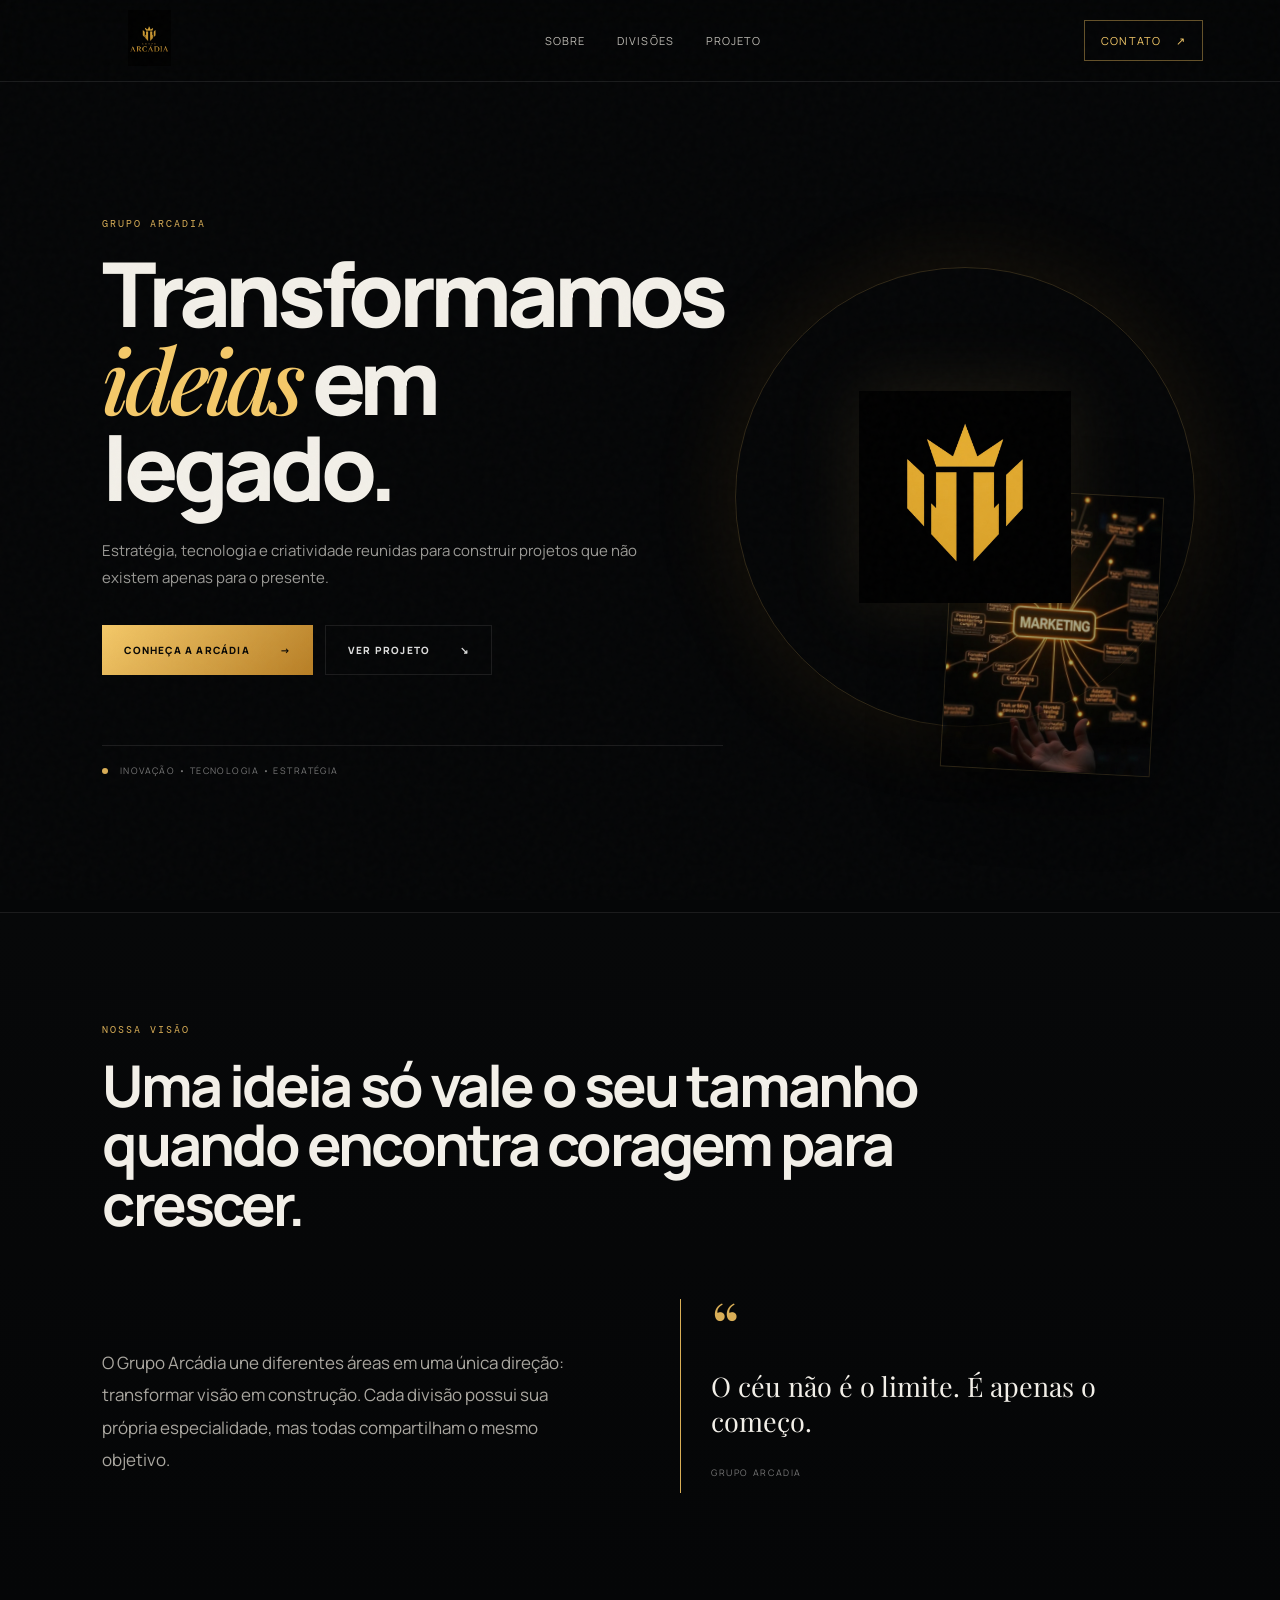
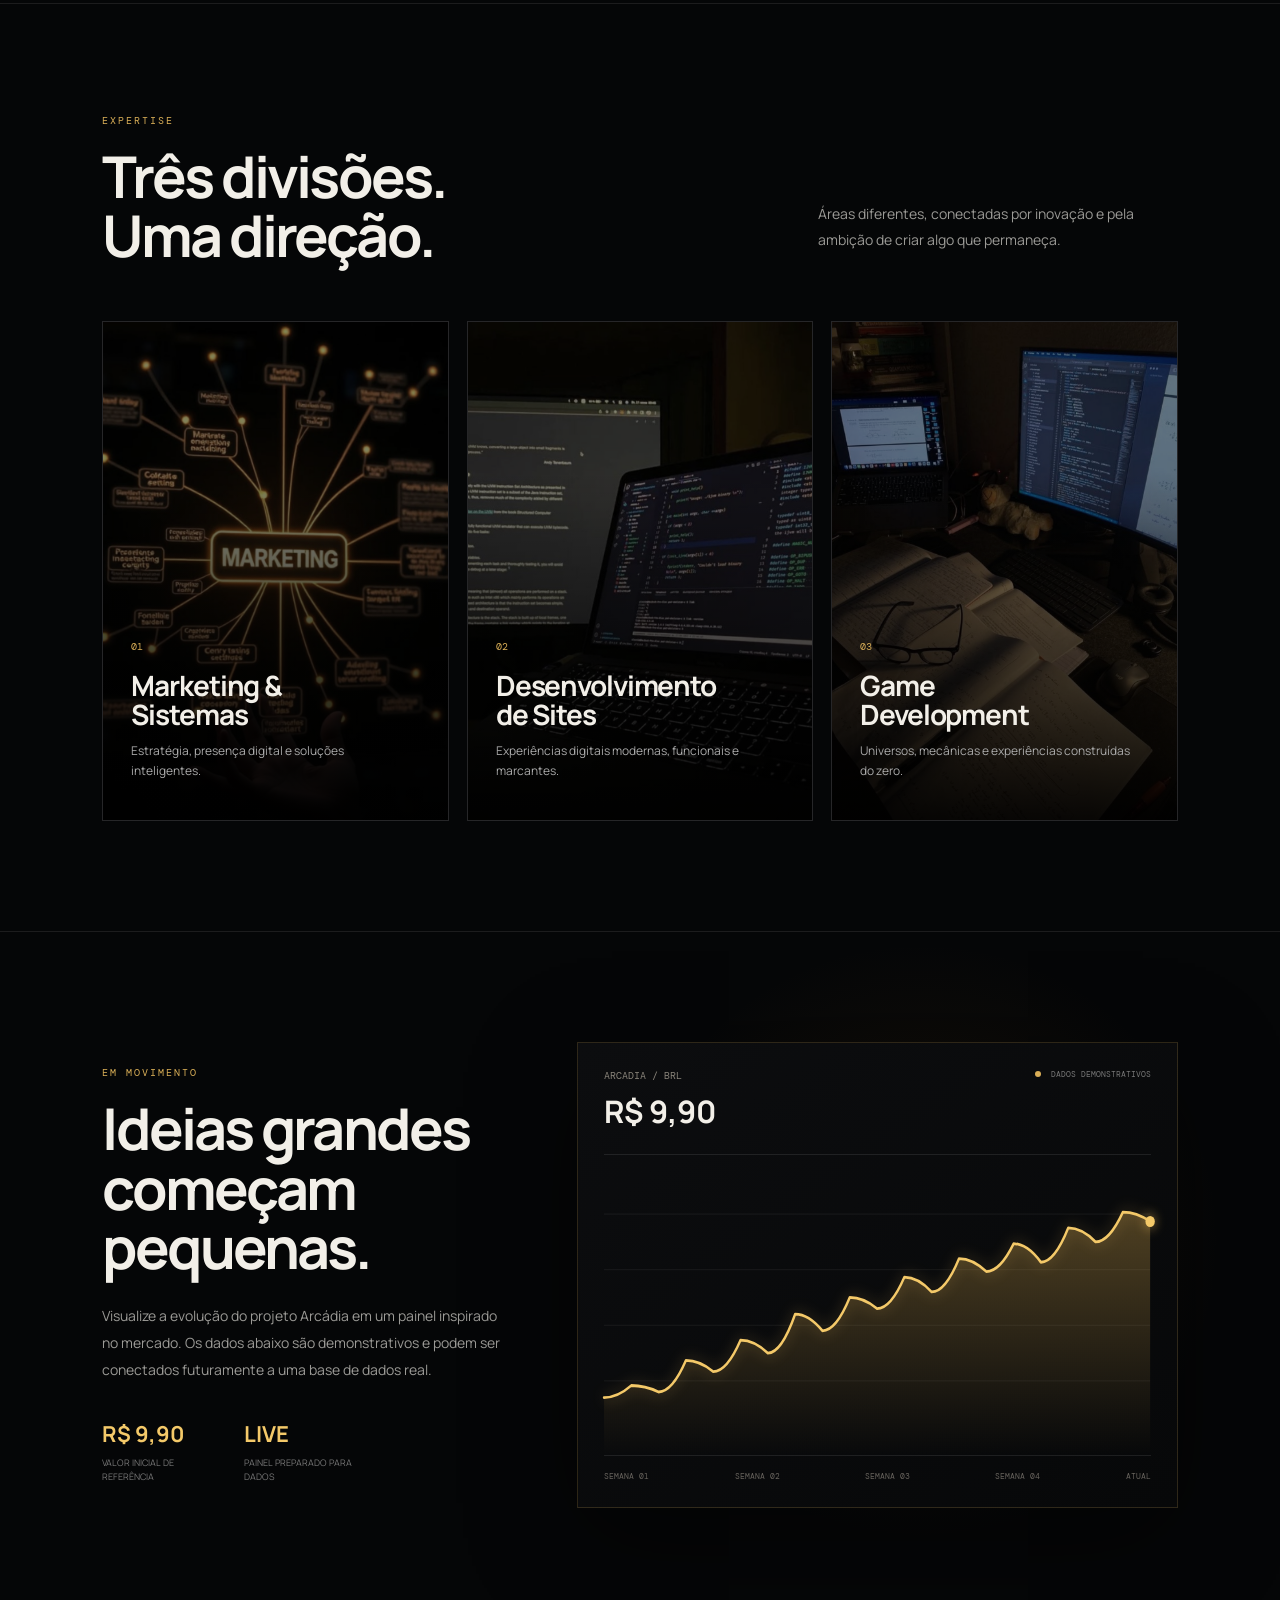
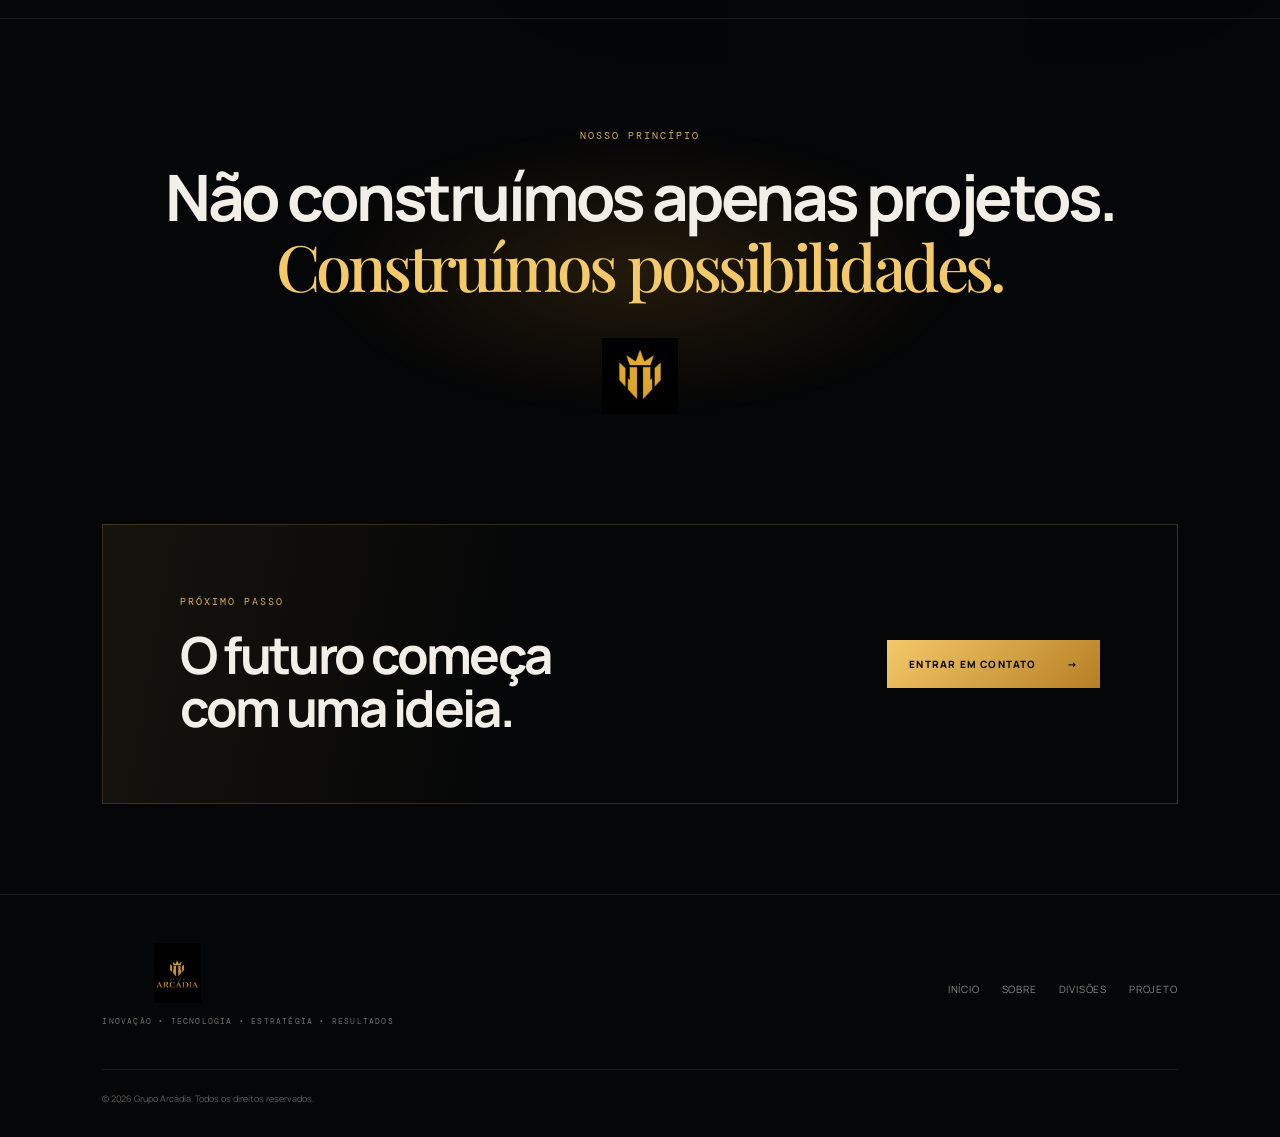
<file: index.html>
<!doctype html>
<html lang="pt-BR">
<head>
  <meta charset="UTF-8" />
  <meta name="viewport" content="width=device-width, initial-scale=1.0" />
  <meta name="description" content="Grupo Arcádia — inovação, tecnologia, estratégia e resultados." />
  <title>Grupo Arcádia</title>
  <link rel="icon" href="assets/logo-symbol.jpg" />
  <link rel="stylesheet" href="style.css" />
</head>
<body>
  <div class="noise"></div>
  <header class="nav">
    <a class="brand" href="#inicio" aria-label="Grupo Arcádia">
      <img src="assets/logo-main.jpg" alt="Logo Grupo Arcádia" />
    </a>
    <nav>
      <a href="#sobre">Sobre</a>
      <a href="#divisoes">Divisões</a>
      <a href="#projeto">Projeto</a>
    </nav>
    <a class="nav-cta" href="#contato">Contato <span>↗</span></a>
  </header>

  <main>
    <section class="hero" id="inicio">
      <div class="hero-copy">
        <p class="eyebrow">GRUPO ARCADIA</p>
        <h1>Transformamos<br><em>ideias</em> em legado.</h1>
        <p class="hero-text">Estratégia, tecnologia e criatividade reunidas para construir projetos que não existem apenas para o presente.</p>
        <div class="hero-actions">
          <a class="button primary" href="#divisoes">Conheça a Arcádia <span>→</span></a>
          <a class="button ghost" href="#projeto">Ver projeto <span>↘</span></a>
        </div>
        <div class="hero-line"></div>
        <div class="hero-note"><span class="dot"></span> INOVAÇÃO • TECNOLOGIA • ESTRATÉGIA</div>
      </div>

      <div class="hero-visual">
        <div class="halo"></div>
        <img class="hero-logo" src="assets/logo-symbol.jpg" alt="Símbolo Arcádia" />
        <div class="glass-image">
          <img src="assets/marketing.jpg" alt="Visual de marketing e estratégia" />
        </div>
      </div>
    </section>

    <section class="about" id="sobre">
      <div class="section-head">
        <p class="eyebrow">NOSSA VISÃO</p>
        <h2>Uma ideia só vale o seu tamanho quando encontra coragem para crescer.</h2>
      </div>
      <div class="about-grid">
        <p>O Grupo Arcádia une diferentes áreas em uma única direção: transformar visão em construção. Cada divisão possui sua própria especialidade, mas todas compartilham o mesmo objetivo.</p>
        <div class="quote-card">
          <span class="quote-mark">“</span>
          <p>O céu não é o limite. É apenas o começo.</p>
          <span class="quote-tag">GRUPO ARCADIA</span>
        </div>
      </div>
    </section>

    <section class="divisions" id="divisoes">
      <div class="section-title">
        <div>
          <p class="eyebrow">EXPERTISE</p>
          <h2>Três divisões.<br>Uma direção.</h2>
        </div>
        <p>Áreas diferentes, conectadas por inovação e pela ambição de criar algo que permaneça.</p>
      </div>

      <div class="division-grid">
        <article class="division-card">
          <img src="assets/marketing.jpg" alt="Marketing e estratégia" />
          <div class="card-overlay"></div>
          <div class="card-content">
            <span>01</span>
            <h3>Marketing &amp;<br>Sistemas</h3>
            <p>Estratégia, presença digital e soluções inteligentes.</p>
          </div>
        </article>

        <article class="division-card">
          <img src="assets/code.jpg" alt="Desenvolvimento de software e tecnologia" />
          <div class="card-overlay"></div>
          <div class="card-content">
            <span>02</span>
            <h3>Desenvolvimento<br>de Sites</h3>
            <p>Experiências digitais modernas, funcionais e marcantes.</p>
          </div>
        </article>

        <article class="division-card">
          <img src="assets/study-tech.jpg" alt="Tecnologia e desenvolvimento de projetos" />
          <div class="card-overlay"></div>
          <div class="card-content">
            <span>03</span>
            <h3>Game<br>Development</h3>
            <p>Universos, mecânicas e experiências construídas do zero.</p>
          </div>
        </article>
      </div>
    </section>

    <section class="project" id="projeto">
      <div class="project-copy">
        <p class="eyebrow">EM MOVIMENTO</p>
        <h2>Ideias grandes<br>começam pequenas.</h2>
        <p>Visualize a evolução do projeto Arcádia em um painel inspirado no mercado. Os dados abaixo são demonstrativos e podem ser conectados futuramente a uma base de dados real.</p>
        <div class="mini-stats">
          <div><strong>R$ 9,90</strong><span>Valor inicial de referência</span></div>
          <div><strong>LIVE</strong><span>Painel preparado para dados</span></div>
        </div>
      </div>

      <div class="chart-card">
        <div class="chart-top">
          <div>
            <span class="chart-label">ARCADIA / BRL</span>
            <strong>R$ <span id="price">9,90</span></strong>
          </div>
          <span class="status"><i></i> DADOS DEMONSTRATIVOS</span>
        </div>
        <div class="chart-area">
          <svg id="stockChart" viewBox="0 0 700 300" preserveAspectRatio="none" aria-label="Gráfico demonstrativo de evolução">
            <defs>
              <linearGradient id="areaFill" x1="0" y1="0" x2="0" y2="1">
                <stop offset="0%" stop-color="#d6a94f" stop-opacity=".34"/>
                <stop offset="100%" stop-color="#d6a94f" stop-opacity="0"/>
              </linearGradient>
            </defs>
            <g class="grid-lines">
              <line x1="0" y1="40" x2="700" y2="40"/><line x1="0" y1="100" x2="700" y2="100"/>
              <line x1="0" y1="160" x2="700" y2="160"/><line x1="0" y1="220" x2="700" y2="220"/>
            </g>
            <path id="areaPath" fill="url(#areaFill)"></path>
            <path id="linePath" fill="none"></path>
            <circle id="lastDot" r="6"></circle>
          </svg>
        </div>
        <div class="chart-bottom">
          <span>SEMANA 01</span><span>SEMANA 02</span><span>SEMANA 03</span><span>SEMANA 04</span><span>ATUAL</span>
        </div>
      </div>
    </section>

    <section class="statement">
      <div class="statement-glow"></div>
      <p class="eyebrow">NOSSO PRINCÍPIO</p>
      <h2>Não construímos apenas projetos.<br><span>Construímos possibilidades.</span></h2>
      <img src="assets/logo-symbol.jpg" alt="" />
    </section>

    <section class="contact" id="contato">
      <div>
        <p class="eyebrow">PRÓXIMO PASSO</p>
        <h2>O futuro começa<br>com uma ideia.</h2>
      </div>
      <a href="mailto:contato@arcadia.com" class="button primary">Entrar em contato <span>→</span></a>
    </section>
  </main>

  <footer>
    <div class="footer-brand">
      <img src="assets/logo-main.jpg" alt="Grupo Arcádia" />
      <p>INOVAÇÃO • TECNOLOGIA • ESTRATÉGIA • RESULTADOS</p>
    </div>
    <div class="footer-links">
      <a href="#inicio">Início</a><a href="#sobre">Sobre</a><a href="#divisoes">Divisões</a><a href="#projeto">Projeto</a>
    </div>
    <small>© <span id="year"></span> Grupo Arcádia. Todos os direitos reservados.</small>
  </footer>

  <script src="script.js"></script>
</body>
</html>
</file>
<file: style.css>
@import url('https://fonts.googleapis.com/css2?family=DM+Mono:wght@400;500&family=Manrope:wght@400;500;600;700;800&family=Playfair+Display:wght@500;600;700&display=swap');

:root{
  --bg:#050607;--panel:#0a0b0d;--line:rgba(255,255,255,.09);
  --text:#f2efe8;--muted:#9b9a96;--gold:#d9ae57;--gold2:#f4c969;
}
*{box-sizing:border-box} html{scroll-behavior:smooth} body{margin:0;background:var(--bg);color:var(--text);font-family:Manrope,Arial,sans-serif;overflow-x:hidden}
.noise{position:fixed;inset:0;pointer-events:none;opacity:.025;background-image:url("data:image/svg+xml,%3Csvg viewBox='0 0 180 180' xmlns='http://www.w3.org/2000/svg'%3E%3Cfilter id='n'%3E%3CfeTurbulence type='fractalNoise' baseFrequency='.8' numOctaves='4' stitchTiles='stitch'/%3E%3C/filter%3E%3Crect width='100%25' height='100%25' filter='url(%23n)' opacity='.8'/%3E%3C/svg%3E");z-index:20}
.nav{height:82px;border-bottom:1px solid var(--line);display:flex;align-items:center;justify-content:space-between;padding:0 6vw;position:sticky;top:0;background:rgba(5,6,7,.84);backdrop-filter:blur(16px);z-index:10}
.brand img{height:56px;width:145px;object-fit:contain}
nav{display:flex;gap:32px}a{color:inherit;text-decoration:none}nav a,.nav-cta{font-size:11px;letter-spacing:.1em;text-transform:uppercase;color:#bbb8b2}.nav-cta{border:1px solid rgba(217,174,87,.45);padding:12px 16px;color:var(--gold2)}.nav-cta span{margin-left:12px}
section{padding:110px 8vw}.hero{min-height:760px;display:grid;grid-template-columns:1.05fr .95fr;align-items:center;gap:50px;position:relative}.eyebrow{font-family:"DM Mono",monospace;color:var(--gold);font-size:10px;letter-spacing:.2em;margin:0 0 20px}.hero h1{font-size:clamp(48px,7vw,96px);line-height:.95;letter-spacing:-.06em;margin:0 0 28px;font-weight:800}.hero h1 em{font-family:"Playfair Display",serif;font-weight:500;color:var(--gold2)}.hero-text{max-width:540px;color:var(--muted);line-height:1.8;font-size:15px}.hero-actions{display:flex;gap:12px;margin-top:34px}.button{display:inline-flex;align-items:center;justify-content:center;gap:30px;text-transform:uppercase;font-size:10px;font-weight:800;letter-spacing:.12em;padding:17px 22px;transition:.25s}.primary{background:linear-gradient(135deg,var(--gold2),#b77e25);color:#090806}.primary:hover{transform:translateY(-2px);filter:brightness(1.08)}.ghost{border:1px solid var(--line);color:#ddd}.hero-line{height:1px;background:var(--line);margin-top:70px}.hero-note{font-size:9px;color:#777;letter-spacing:.16em;margin-top:18px}.dot{display:inline-block;width:6px;height:6px;background:var(--gold);border-radius:50%;margin-right:8px}
.hero-visual{height:610px;position:relative;display:flex;align-items:center;justify-content:center}.halo{position:absolute;width:460px;height:460px;border:1px solid rgba(217,174,87,.2);border-radius:50%;box-shadow:0 0 90px rgba(181,124,32,.12)}.hero-logo{width:min(300px,55%);aspect-ratio:1;object-fit:contain;position:relative;z-index:2;filter:drop-shadow(0 0 35px rgba(217,174,87,.12))}.glass-image{position:absolute;width:210px;height:280px;right:0;bottom:30px;border:1px solid rgba(217,174,87,.25);overflow:hidden;opacity:.66;box-shadow:0 20px 70px #000;transform:rotate(3deg)}.glass-image img{width:100%;height:100%;object-fit:cover}
.about{border-top:1px solid var(--line);background:linear-gradient(180deg,#070809,#050607)}.section-head{max-width:900px}.section-head h2,.section-title h2,.project h2,.contact h2{font-size:clamp(34px,4.5vw,66px);letter-spacing:-.05em;line-height:1.03;margin:0}.about-grid{display:grid;grid-template-columns:1fr 1fr;gap:80px;margin-top:65px;align-items:end}.about-grid>p{font-size:17px;line-height:1.9;color:#aaa7a0;max-width:520px}.quote-card{border-left:1px solid var(--gold);padding:12px 0 12px 30px}.quote-mark{font-family:Playfair Display;font-size:70px;color:var(--gold);line-height:.4}.quote-card p{font-family:Playfair Display;font-size:27px;line-height:1.3;margin:10px 0 20px}.quote-tag{font-size:9px;color:#777;letter-spacing:.18em}
.divisions{border-top:1px solid var(--line)}.section-title{display:flex;justify-content:space-between;align-items:end;gap:60px;margin-bottom:55px}.section-title>p{max-width:360px;color:var(--muted);line-height:1.8;font-size:14px}.division-grid{display:grid;grid-template-columns:repeat(3,1fr);gap:18px}.division-card{height:500px;position:relative;overflow:hidden;background:#101113;border:1px solid var(--line)}.division-card img{width:100%;height:100%;object-fit:cover;filter:brightness(.52) saturate(.75);transition:transform .6s ease}.division-card:hover img{transform:scale(1.06)}.card-overlay{position:absolute;inset:0;background:linear-gradient(180deg,transparent 30%,rgba(0,0,0,.92))}.card-content{position:absolute;inset:auto 28px 28px}.card-content span{font-family:"DM Mono";font-size:10px;color:var(--gold)}.card-content h3{font-size:28px;letter-spacing:-.04em;line-height:1.05;margin:16px 0 12px}.card-content p{font-size:12px;color:#aaa;line-height:1.6;max-width:270px}
.project{display:grid;grid-template-columns:.8fr 1.2fr;gap:75px;align-items:center;border-top:1px solid var(--line);background:radial-gradient(circle at 72% 45%,rgba(148,91,15,.12),transparent 30%)}.project-copy>p:not(.eyebrow){color:var(--muted);font-size:14px;line-height:1.9;margin-top:26px}.mini-stats{display:flex;gap:32px;margin-top:36px}.mini-stats div{display:grid;gap:7px}.mini-stats strong{color:var(--gold2);font-size:22px}.mini-stats span{font-size:9px;color:#777;max-width:110px;text-transform:uppercase;line-height:1.5}
.chart-card{background:linear-gradient(145deg,#0c0d0f,#070809);border:1px solid rgba(217,174,87,.18);padding:26px;box-shadow:0 30px 100px rgba(0,0,0,.45)}.chart-top{display:flex;justify-content:space-between;align-items:start;border-bottom:1px solid var(--line);padding-bottom:22px}.chart-label{display:block;font-family:"DM Mono";font-size:10px;color:#89847a;margin-bottom:8px}.chart-top strong{font-size:31px}.status{font-family:"DM Mono";font-size:8px;color:#777}.status i{display:inline-block;width:6px;height:6px;border-radius:50%;background:var(--gold);margin-right:5px}.chart-area{height:300px;padding-top:22px}.chart-area svg{width:100%;height:100%;overflow:visible}.grid-lines line{stroke:rgba(255,255,255,.07);stroke-width:1}.chart-area #linePath{stroke:var(--gold2);stroke-width:3;stroke-linecap:round;stroke-linejoin:round;filter:drop-shadow(0 0 8px rgba(217,174,87,.45))}.chart-area #lastDot{fill:var(--gold2);filter:drop-shadow(0 0 7px rgba(217,174,87,.8))}.chart-bottom{display:flex;justify-content:space-between;color:#68645e;font-family:"DM Mono";font-size:8px;border-top:1px solid var(--line);padding-top:15px}
.statement{min-height:500px;text-align:center;border-top:1px solid var(--line);position:relative;overflow:hidden;display:flex;flex-direction:column;align-items:center;justify-content:center}.statement-glow{position:absolute;width:700px;height:300px;background:radial-gradient(ellipse,rgba(193,132,31,.16),transparent 65%);filter:blur(10px)}.statement>*:not(.statement-glow){position:relative}.statement h2{font-size:clamp(34px,5vw,72px);letter-spacing:-.055em;line-height:1.08;margin:0}.statement h2 span{font-family:Playfair Display;font-weight:500;color:var(--gold2)}.statement img{width:76px;height:76px;object-fit:contain;margin-top:36px}
.contact{margin:0 8vw 90px;padding:70px 6vw;border:1px solid rgba(217,174,87,.22);display:flex;align-items:center;justify-content:space-between;gap:30px;background:linear-gradient(100deg,rgba(217,174,87,.08),transparent 40%)}.contact h2{font-size:clamp(32px,4vw,58px)}
footer{border-top:1px solid var(--line);padding:48px 8vw 32px;display:grid;grid-template-columns:1fr auto;gap:35px}.footer-brand img{width:150px;height:60px;object-fit:contain}.footer-brand p{font-family:"DM Mono";font-size:8px;color:#6f6c67;letter-spacing:.15em}.footer-links{display:flex;gap:22px;align-items:center}.footer-links a{font-size:10px;color:#8d8982;text-transform:uppercase;letter-spacing:.08em}footer small{grid-column:1/-1;border-top:1px solid var(--line);padding-top:22px;color:#5f5c57;font-size:9px}
@media(max-width:820px){.nav{padding:0 5vw;height:70px}.brand img{width:115px}nav{display:none}.nav-cta{font-size:8px;padding:10px}.hero{grid-template-columns:1fr;padding:70px 7vw 90px;min-height:auto}.hero-visual{height:400px;order:-1}.hero-logo{width:220px}.halo{width:320px;height:320px}.glass-image{width:145px;height:190px;right:4%;bottom:0}.about-grid,.project{grid-template-columns:1fr;gap:35px}.section-title{display:block}.section-title>p{margin-top:22px}.division-grid{grid-template-columns:1fr}.division-card{height:410px}.contact{margin:0 5vw 60px;padding:45px 7vw;display:block}.contact .button{margin-top:30px}.mini-stats{gap:18px}.chart-card{padding:17px}.chart-area{height:230px}.chart-top strong{font-size:25px}section{padding:80px 7vw}.hero h1{font-size:55px}footer{grid-template-columns:1fr}.footer-links{flex-wrap:wrap}.statement{min-height:430px}}
</file>
